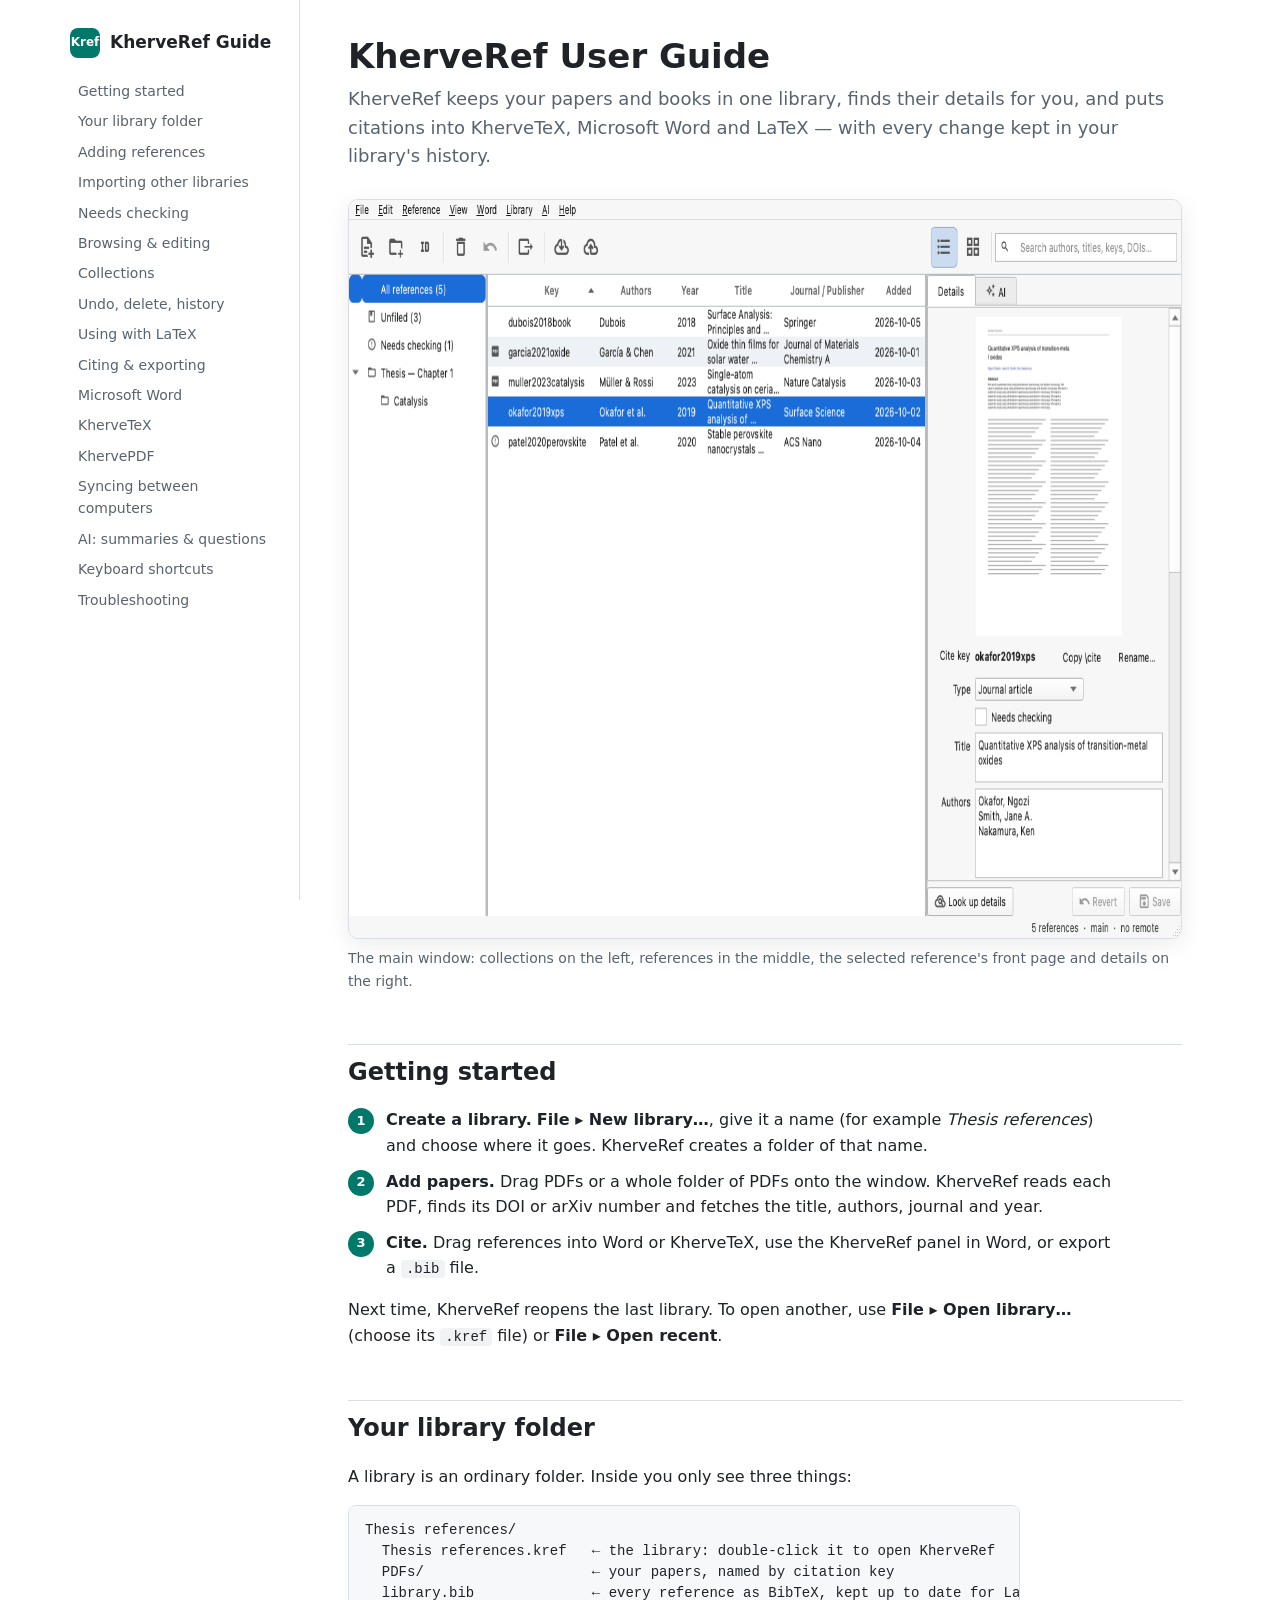
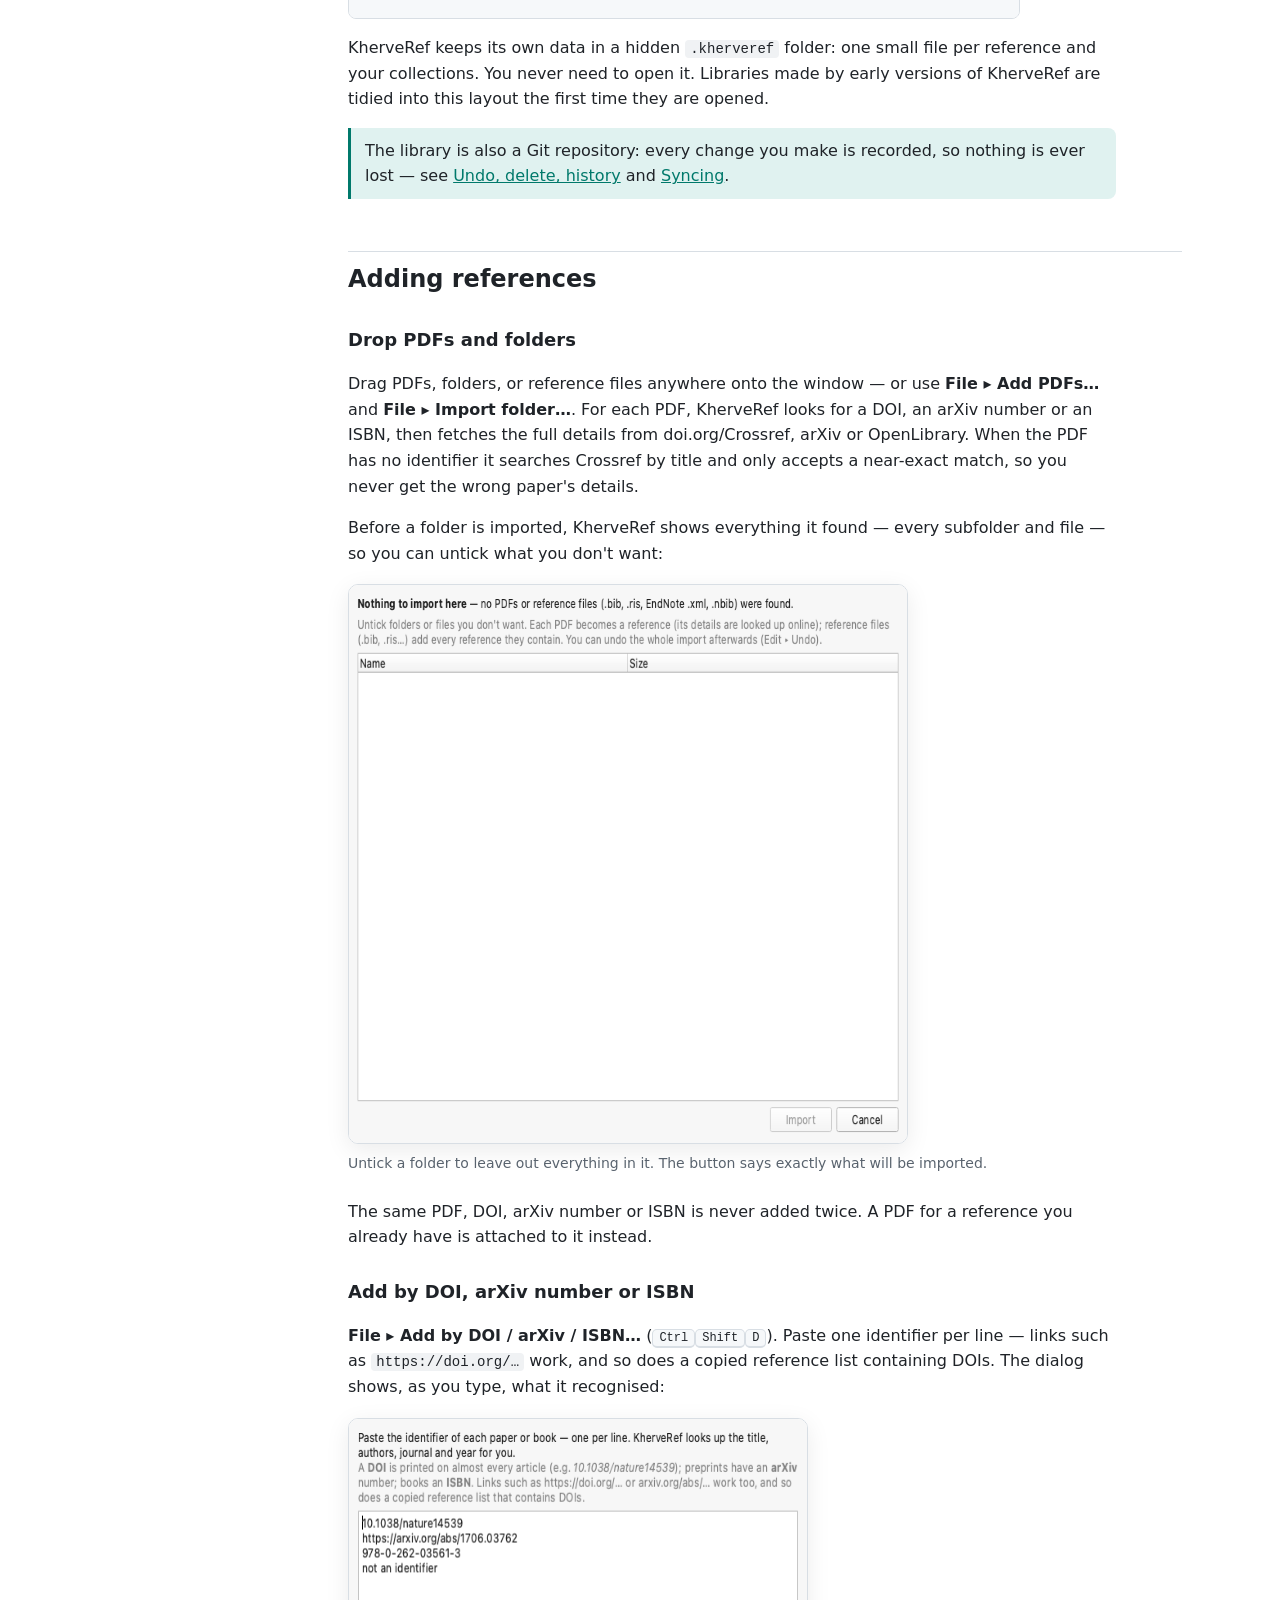
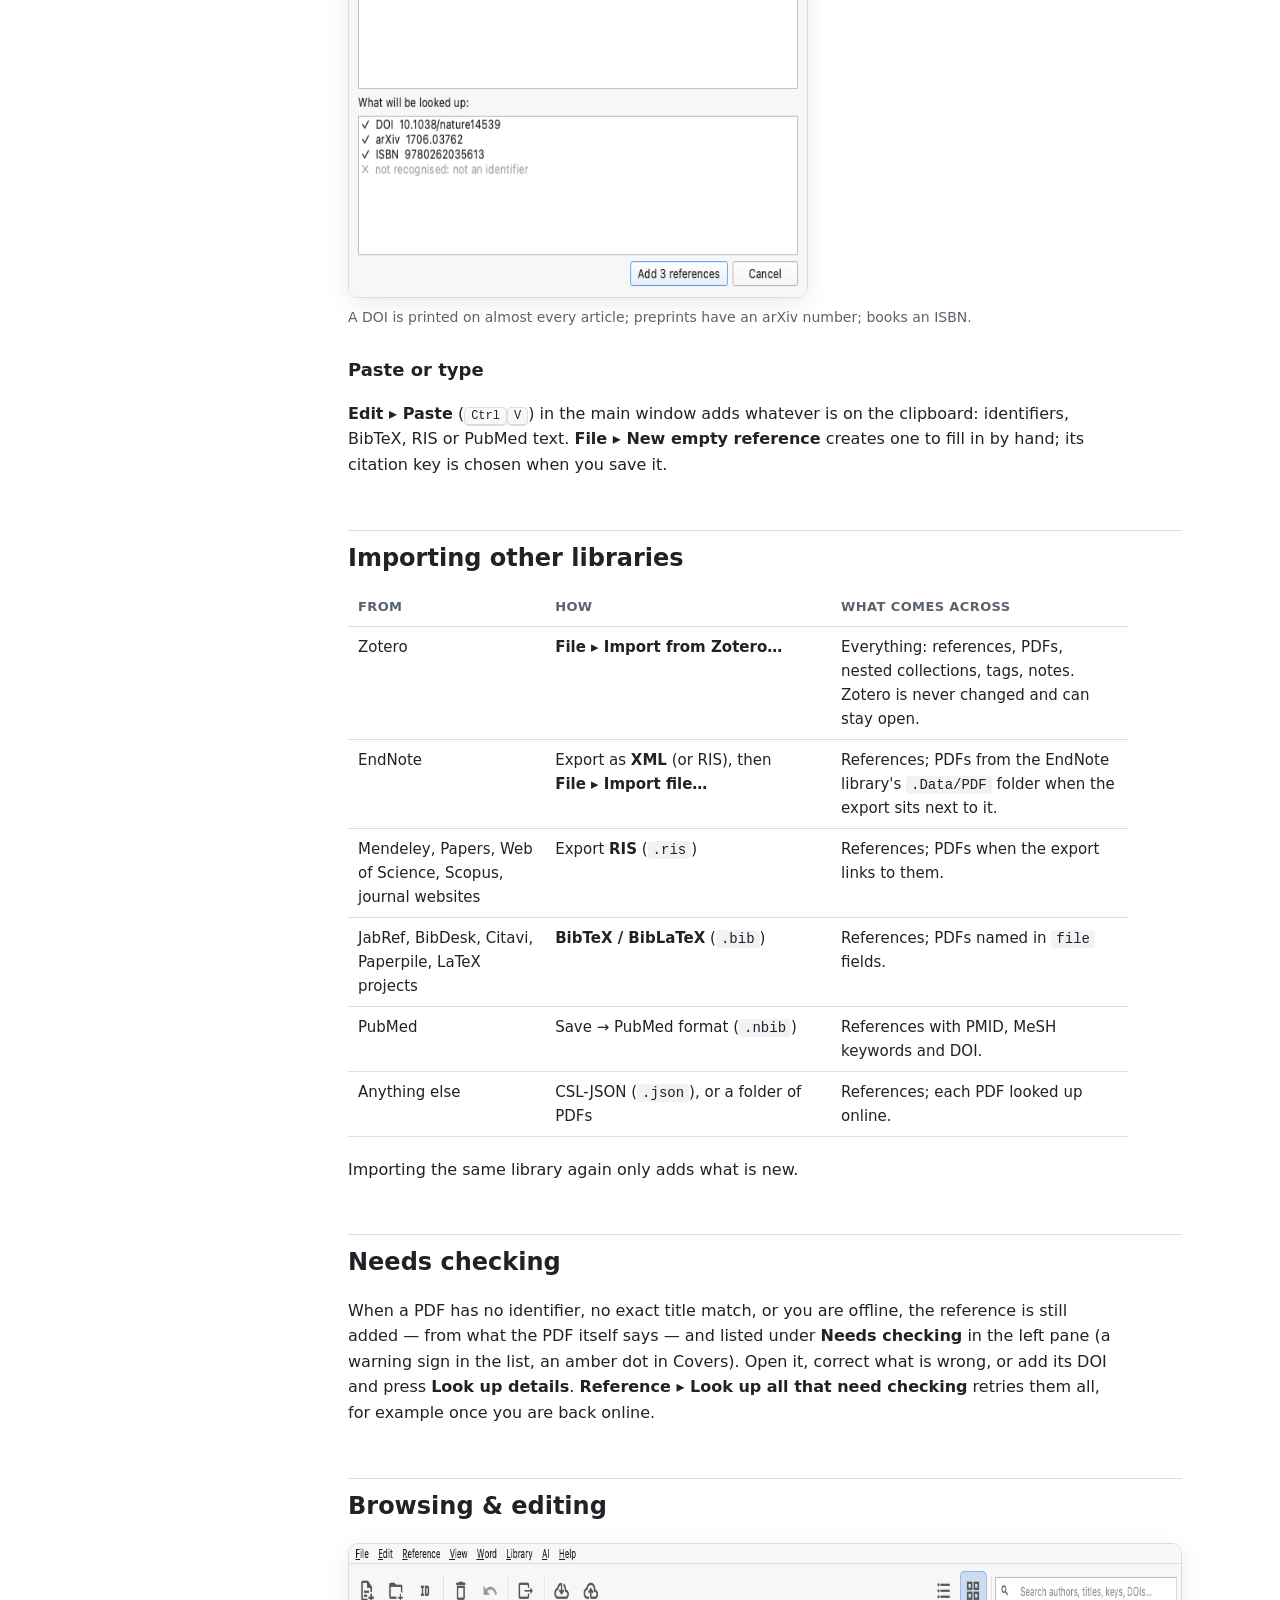
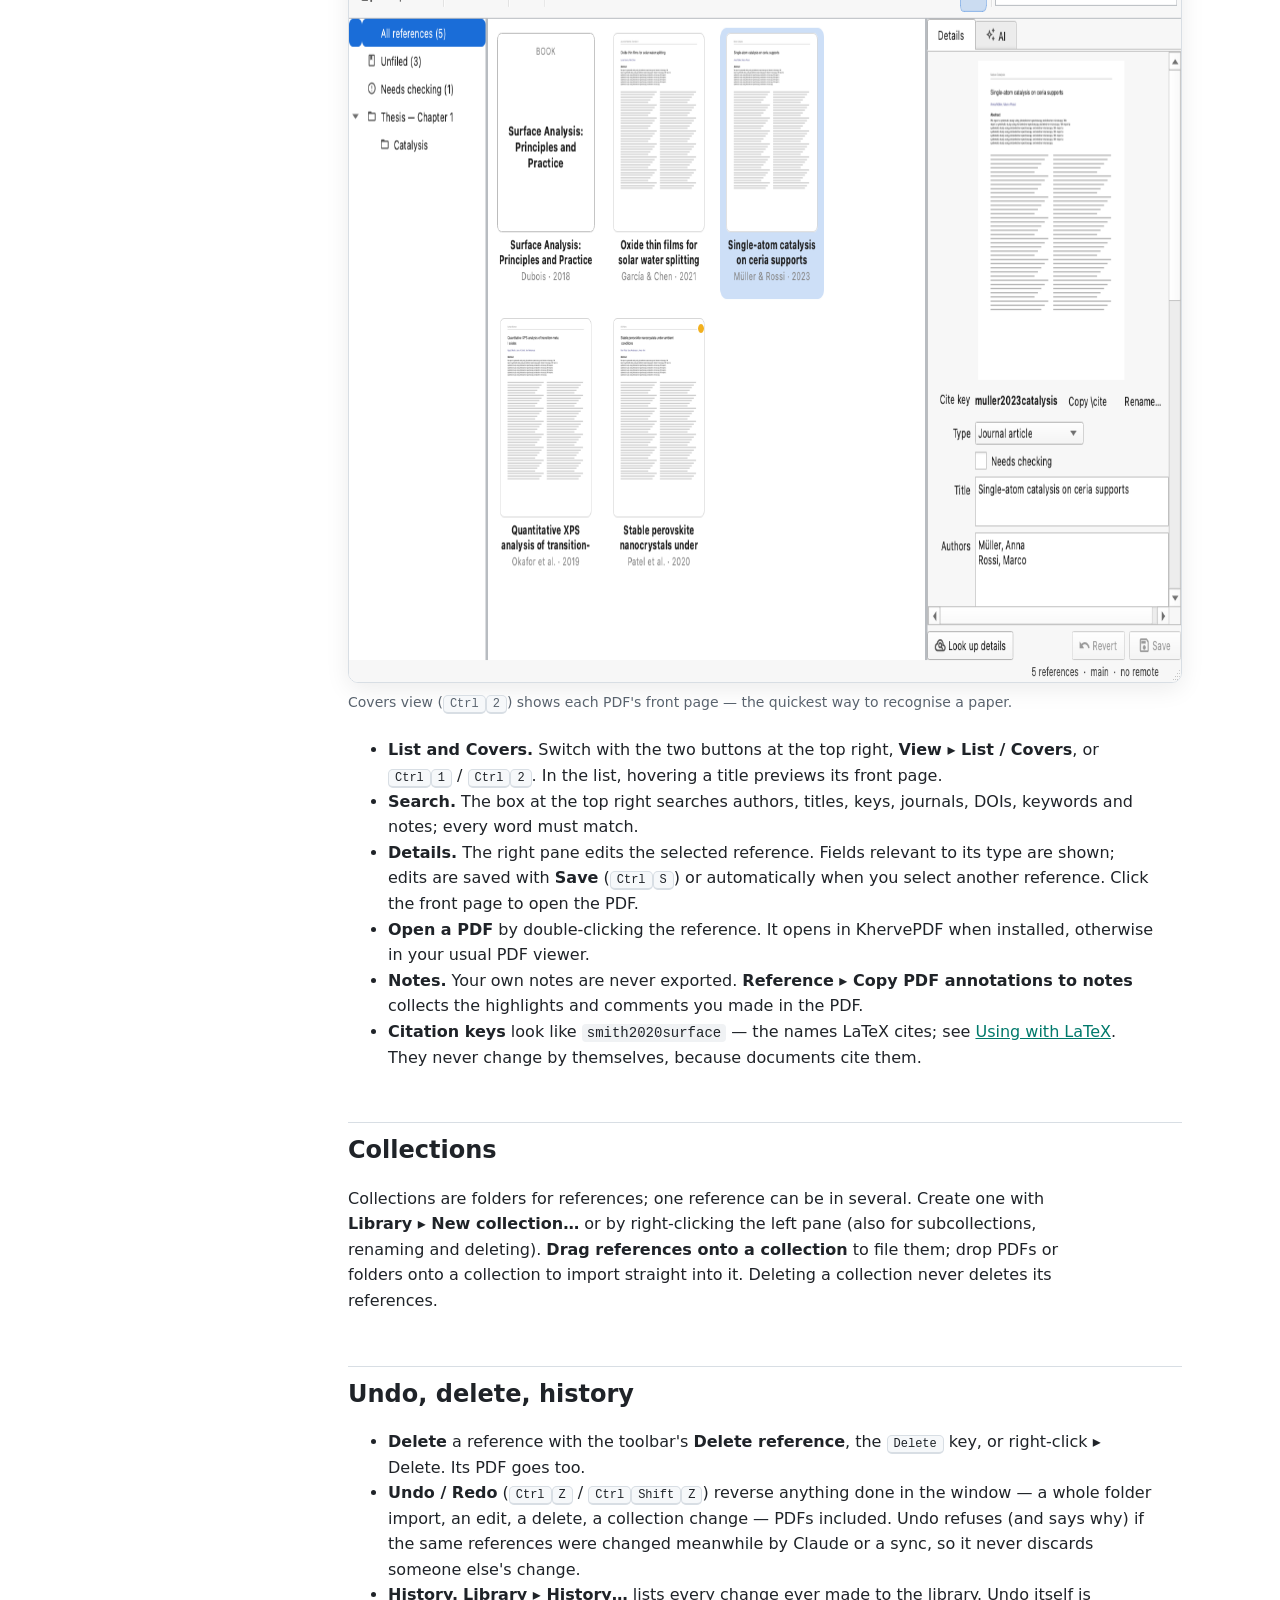
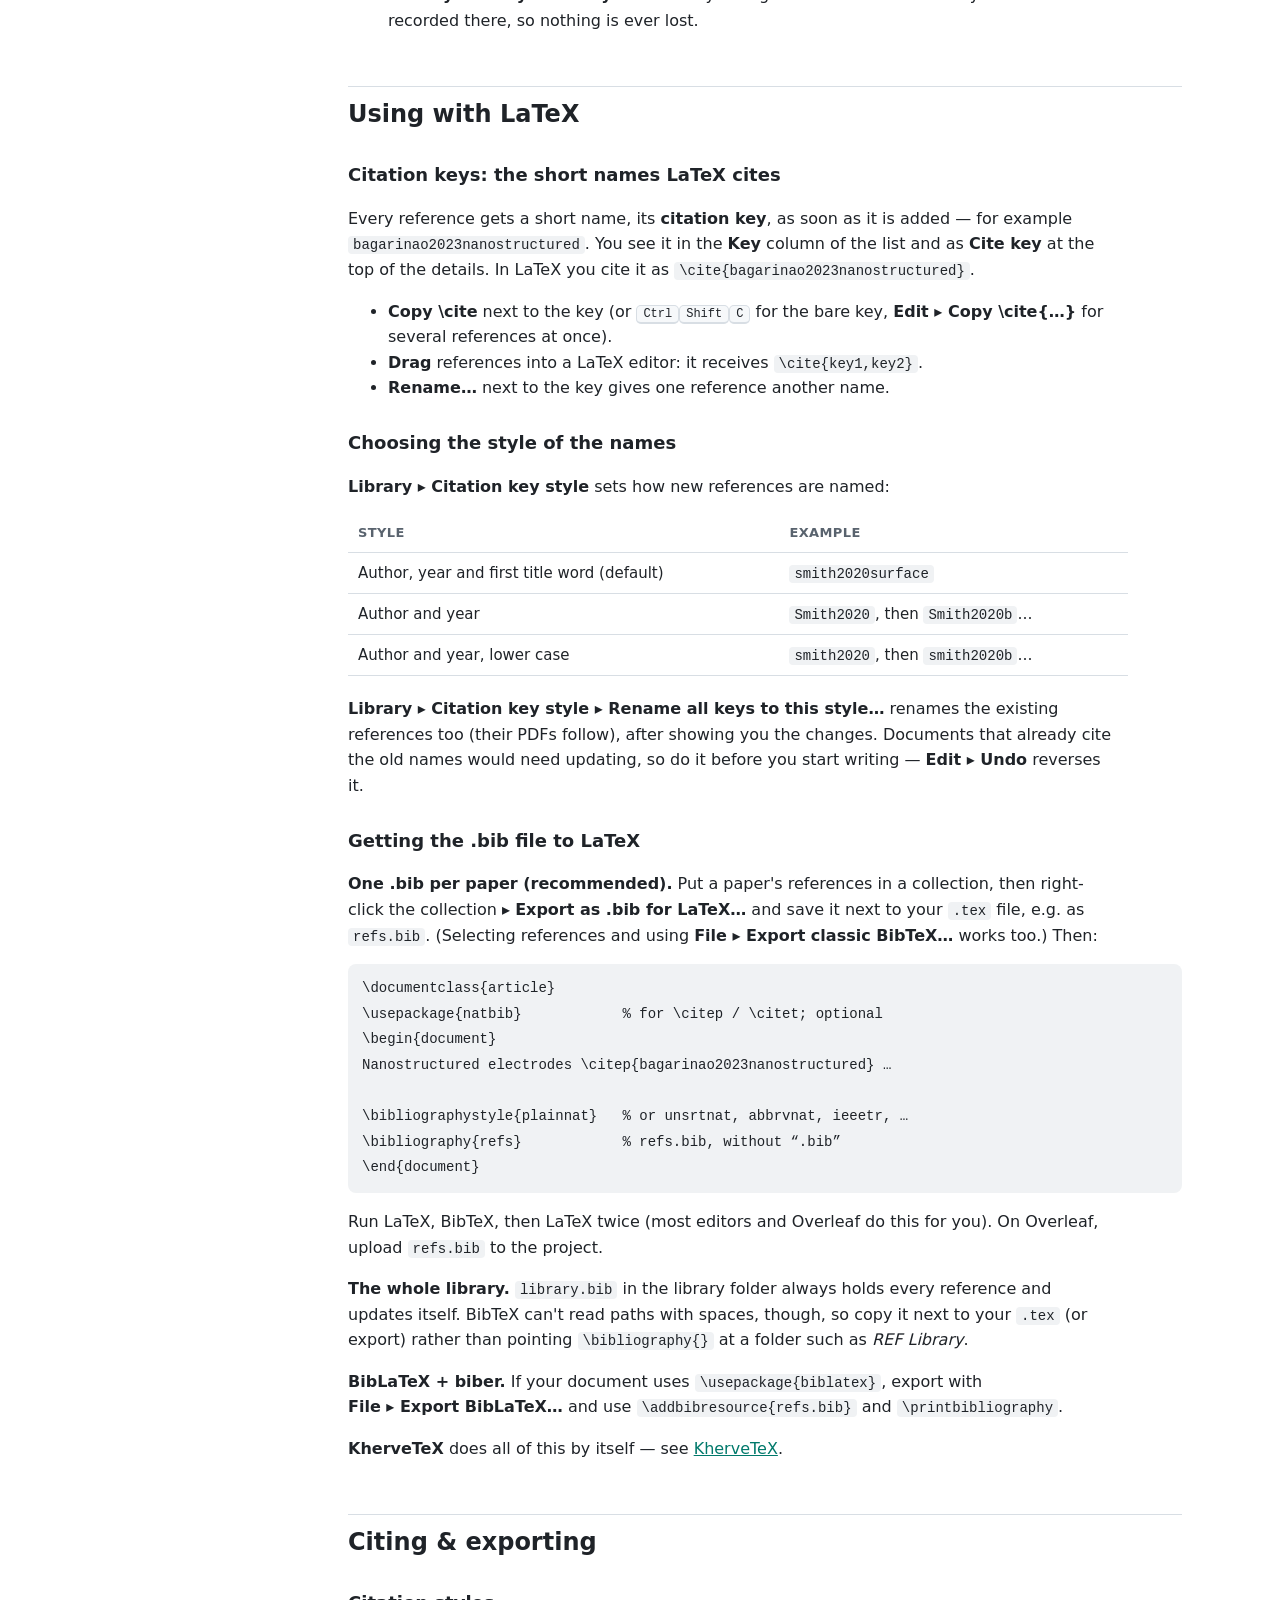
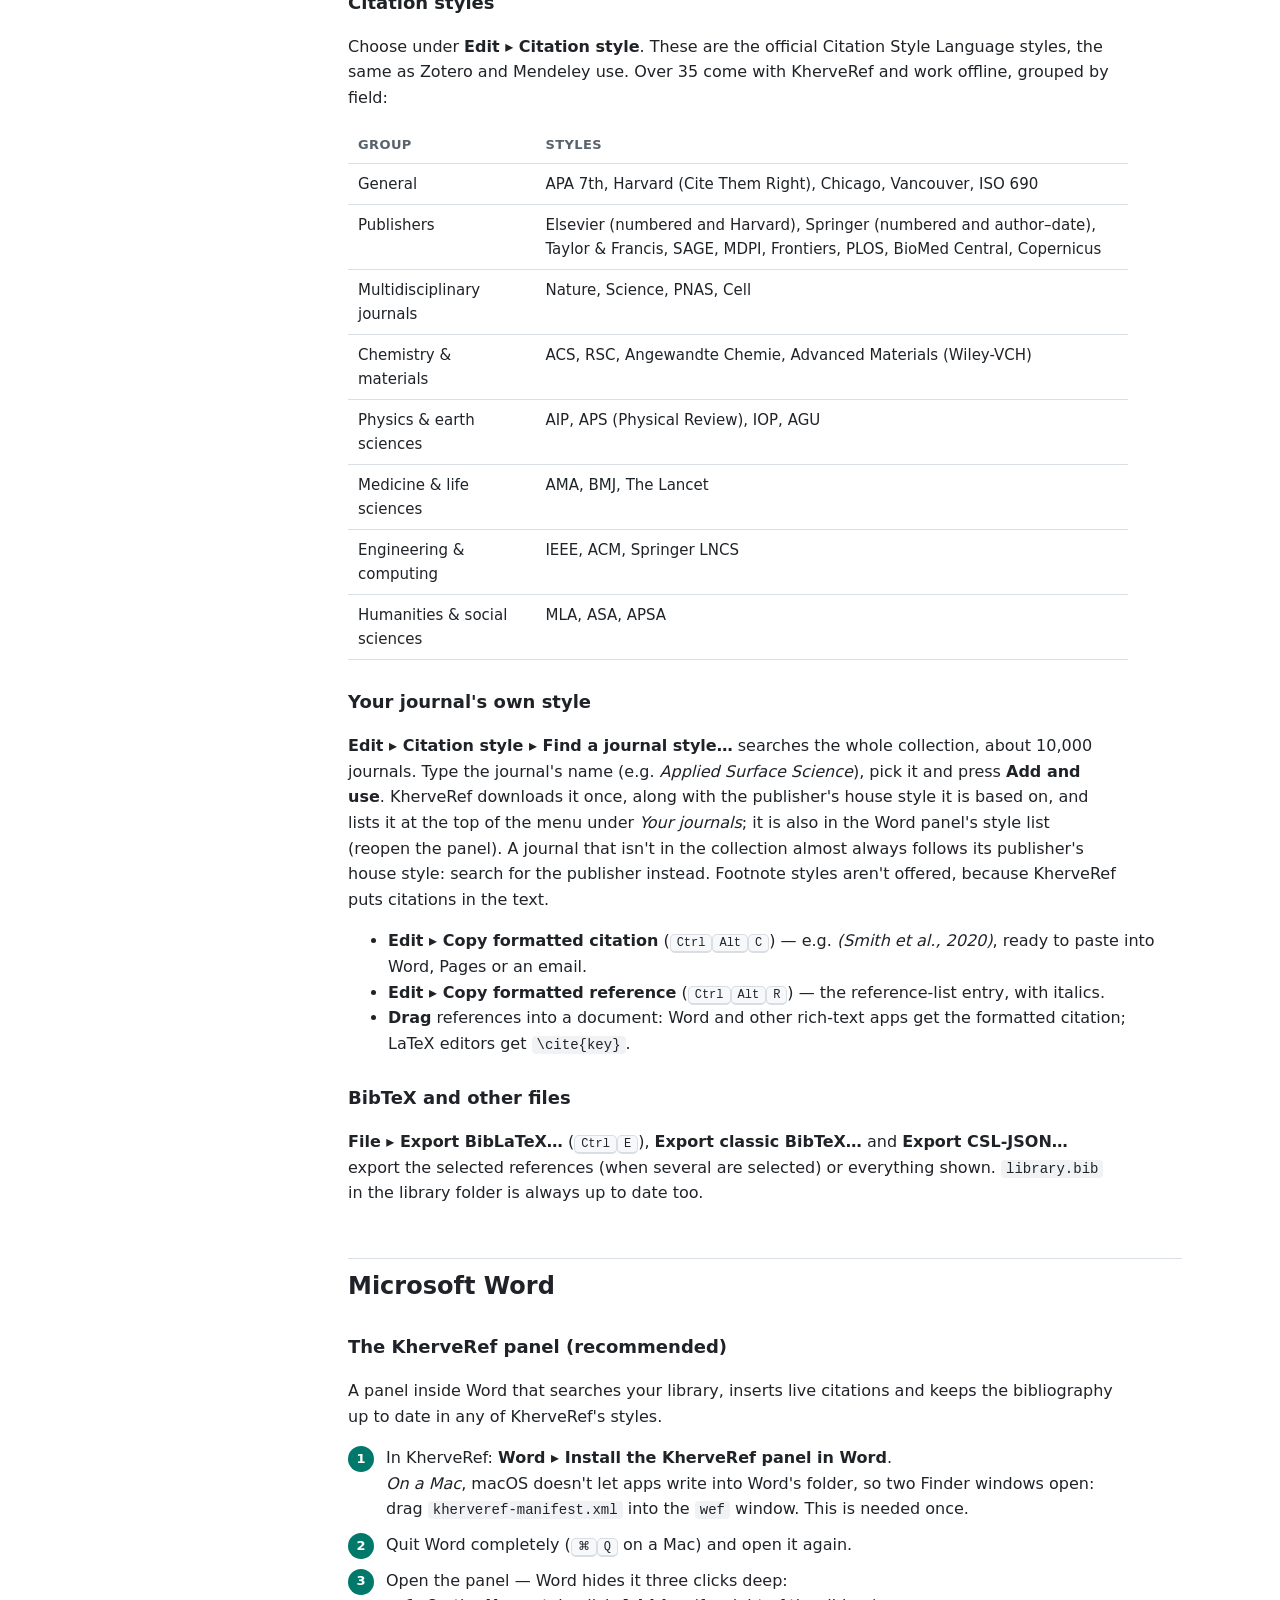
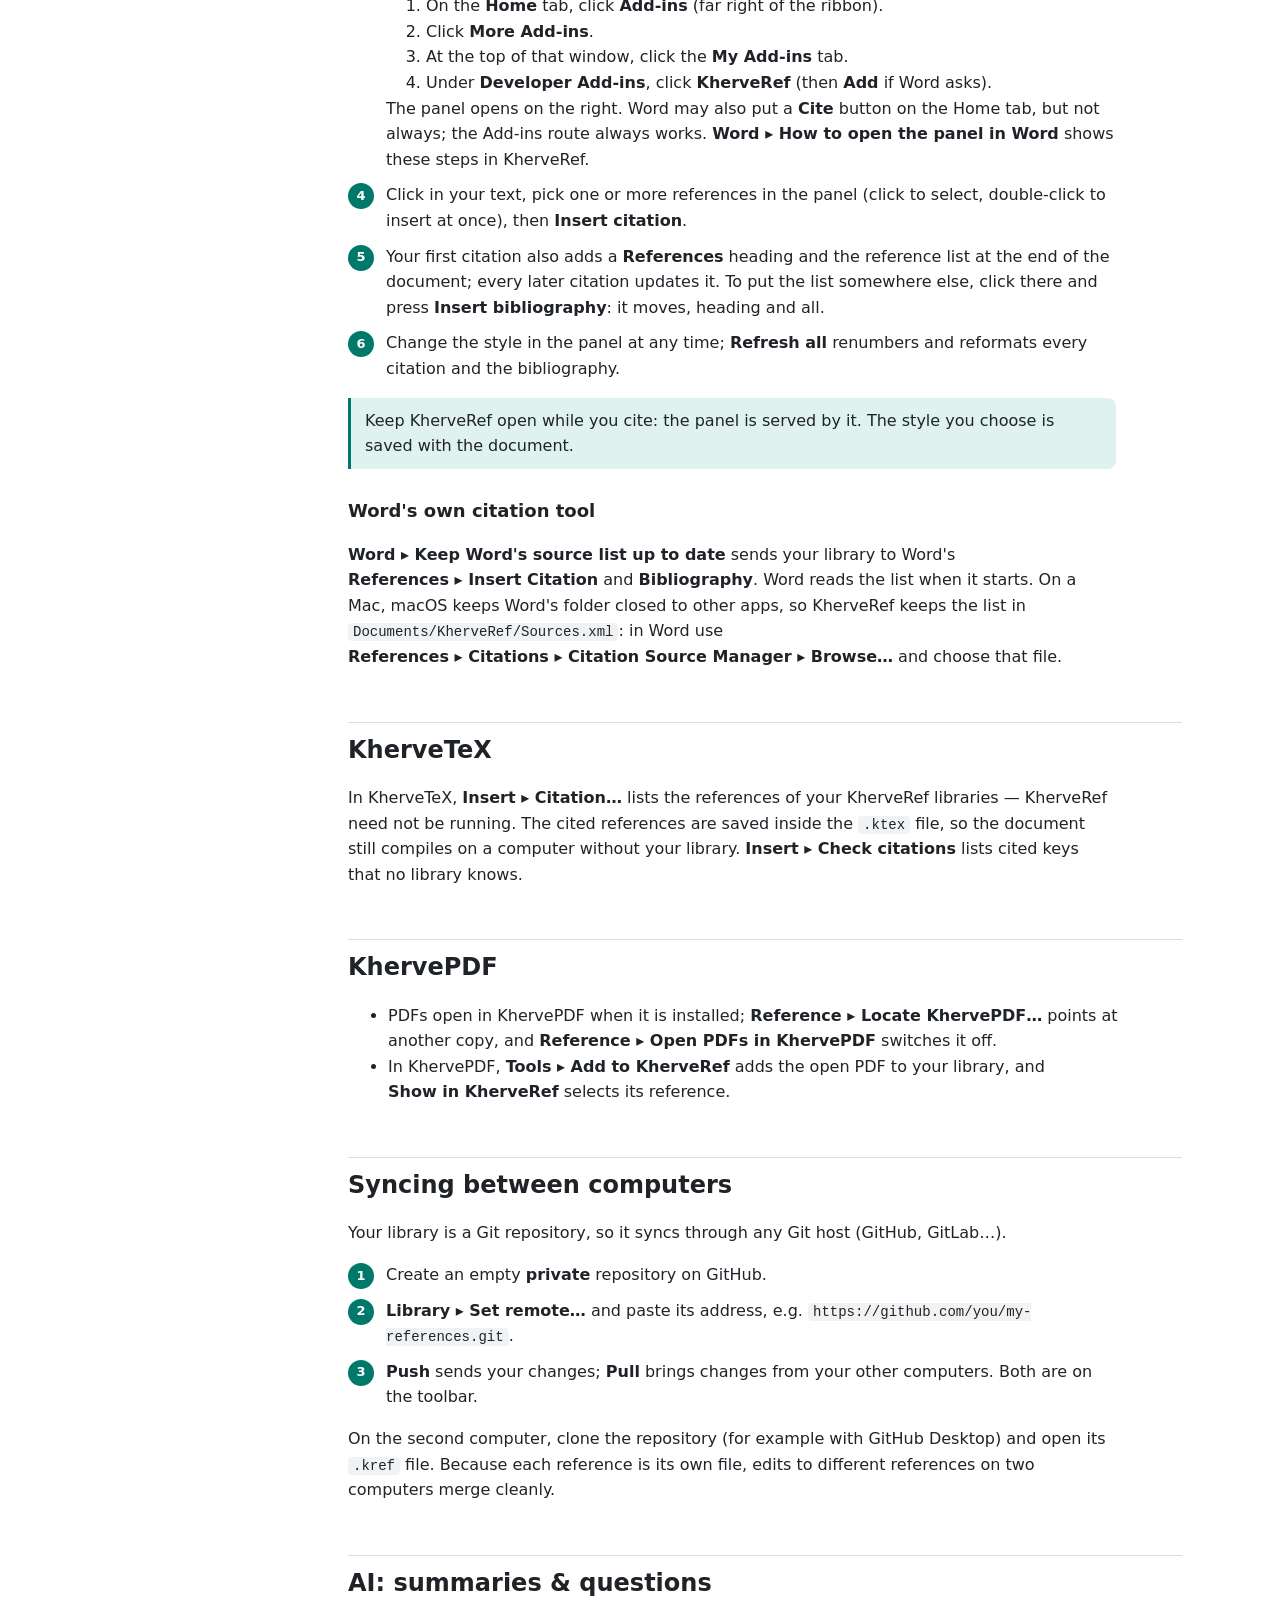
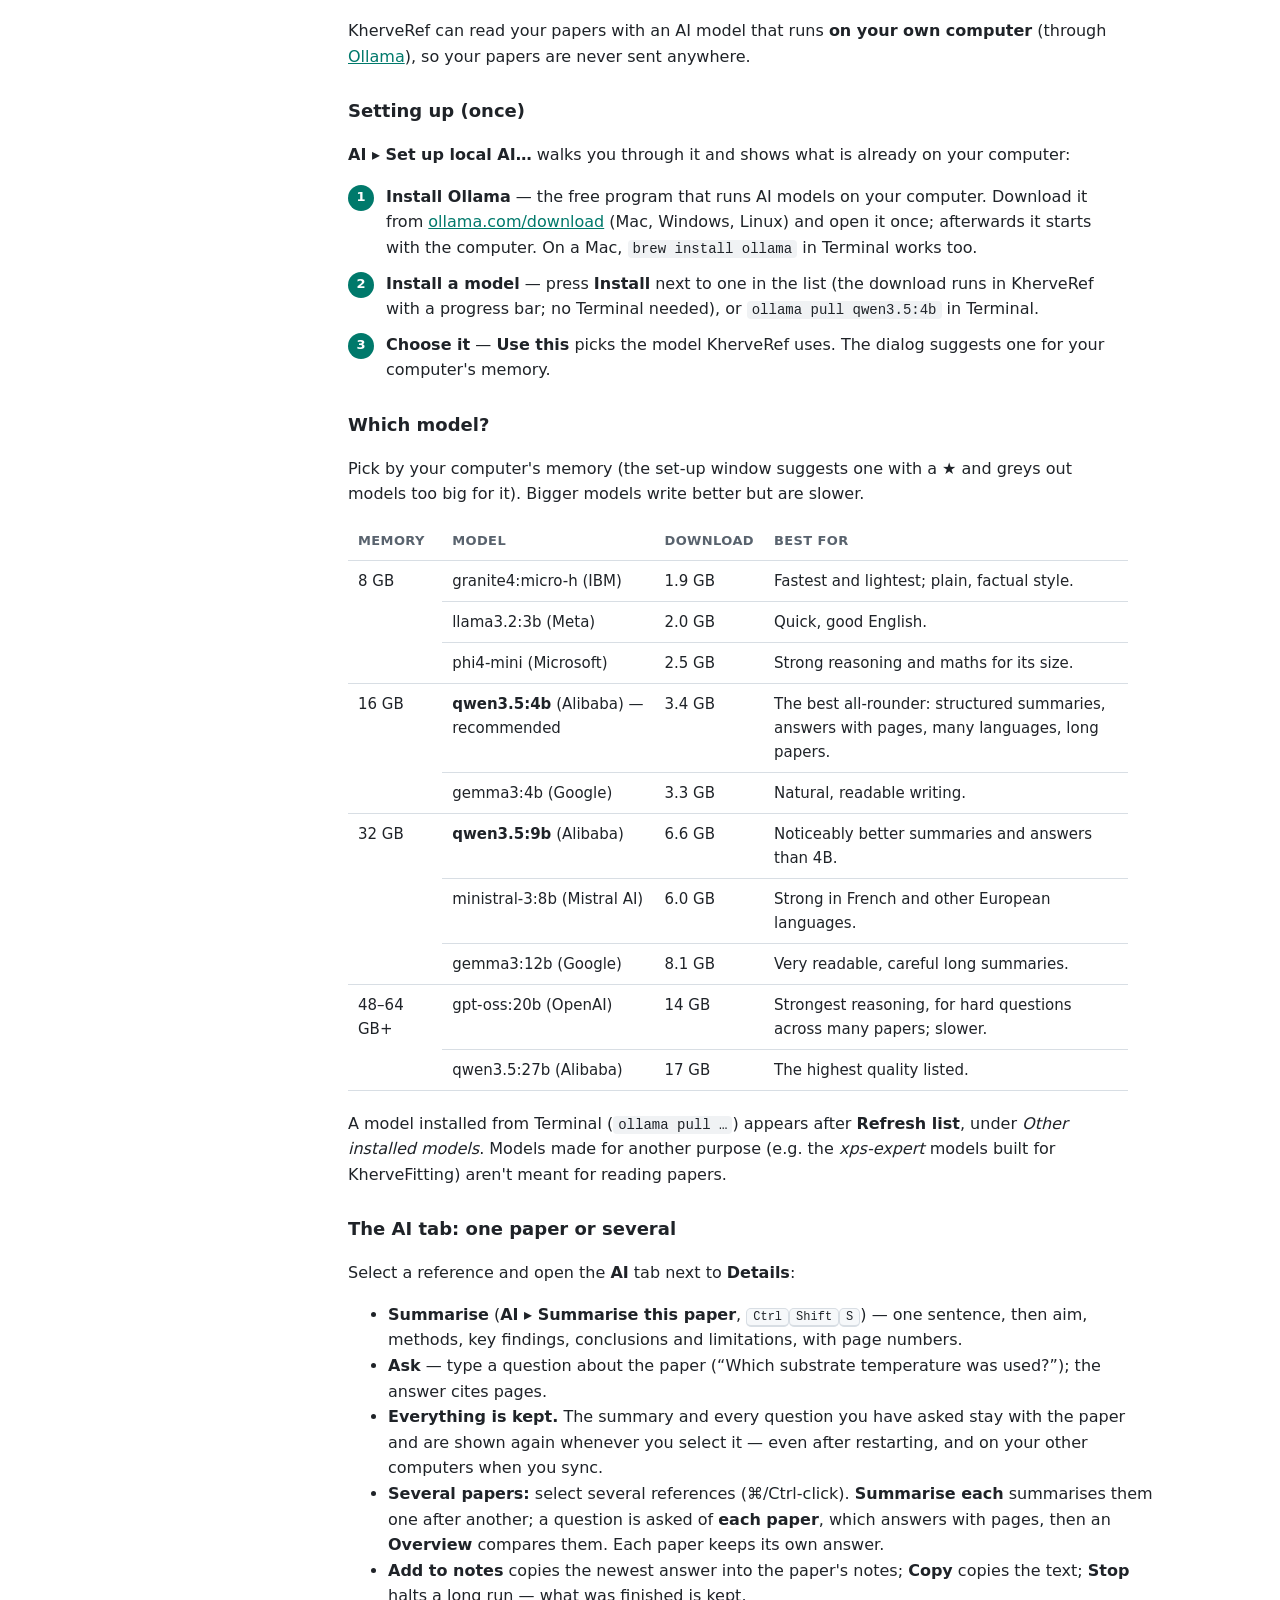
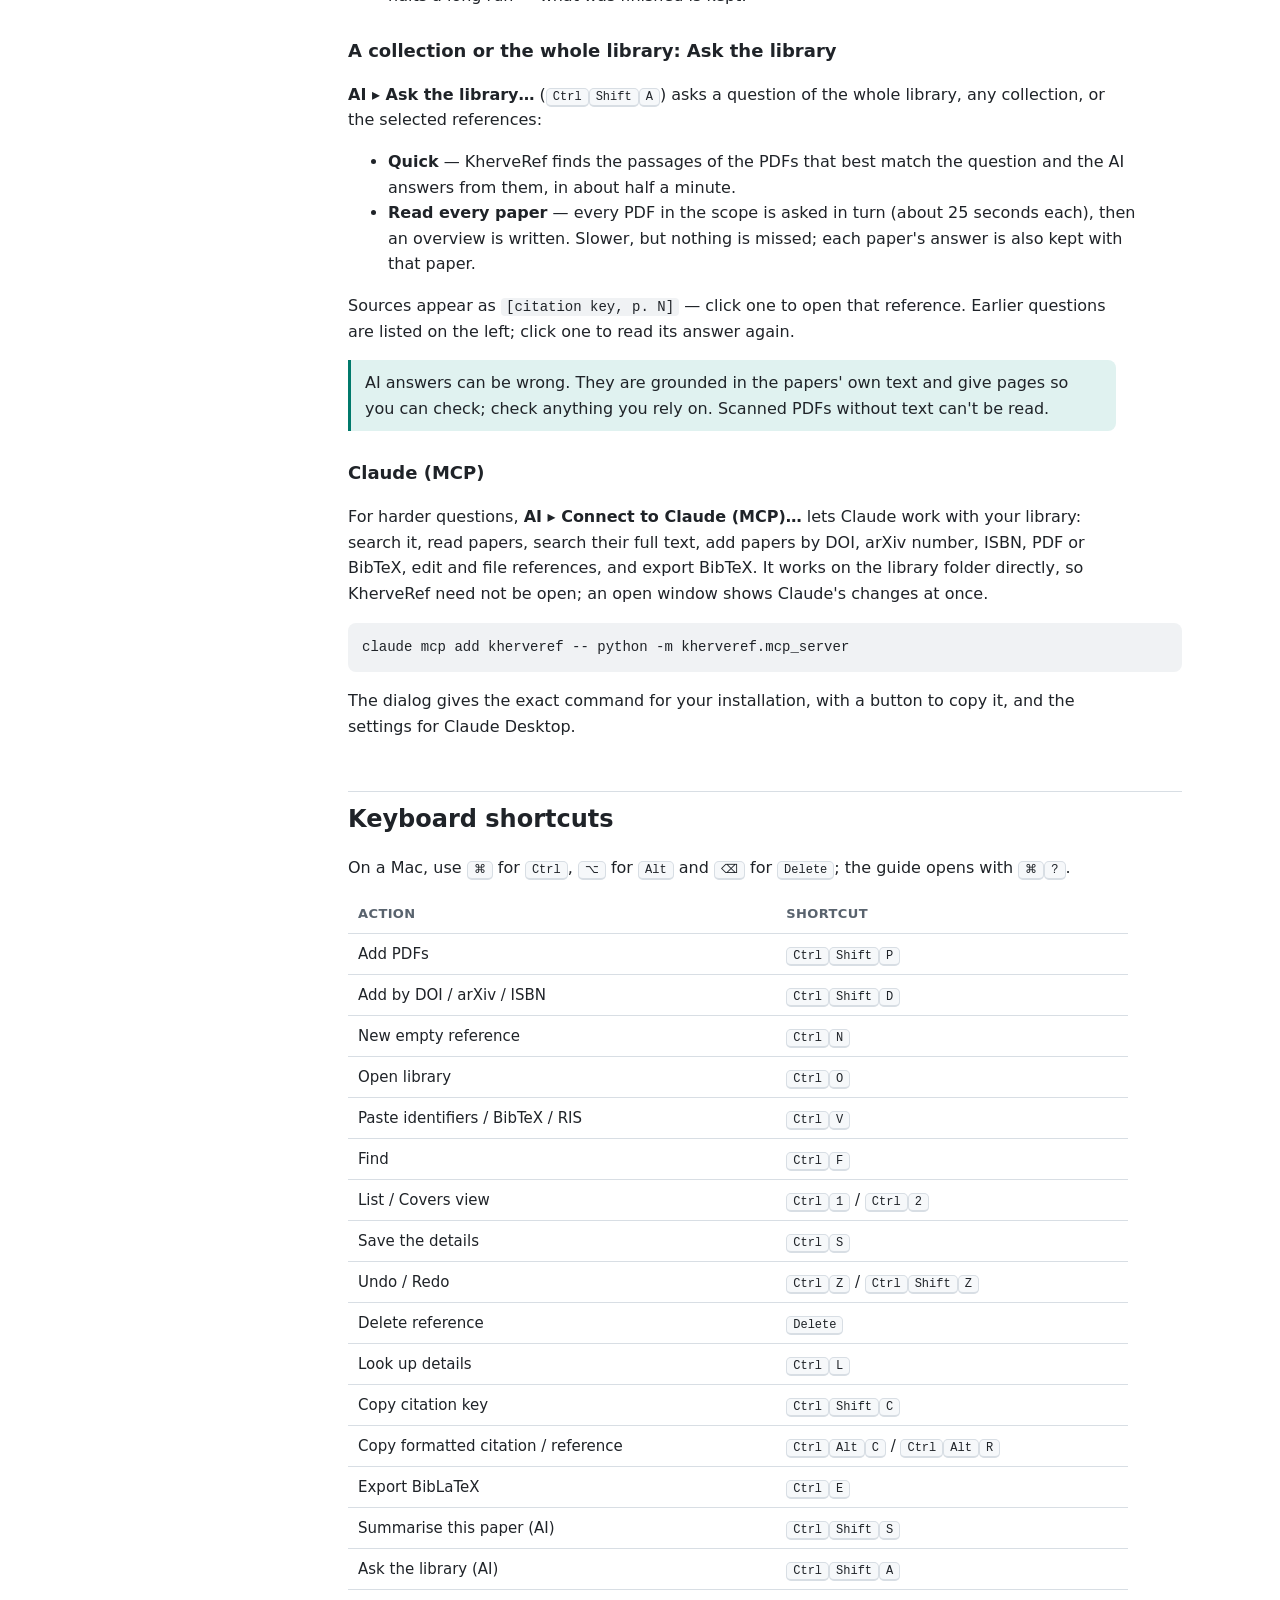
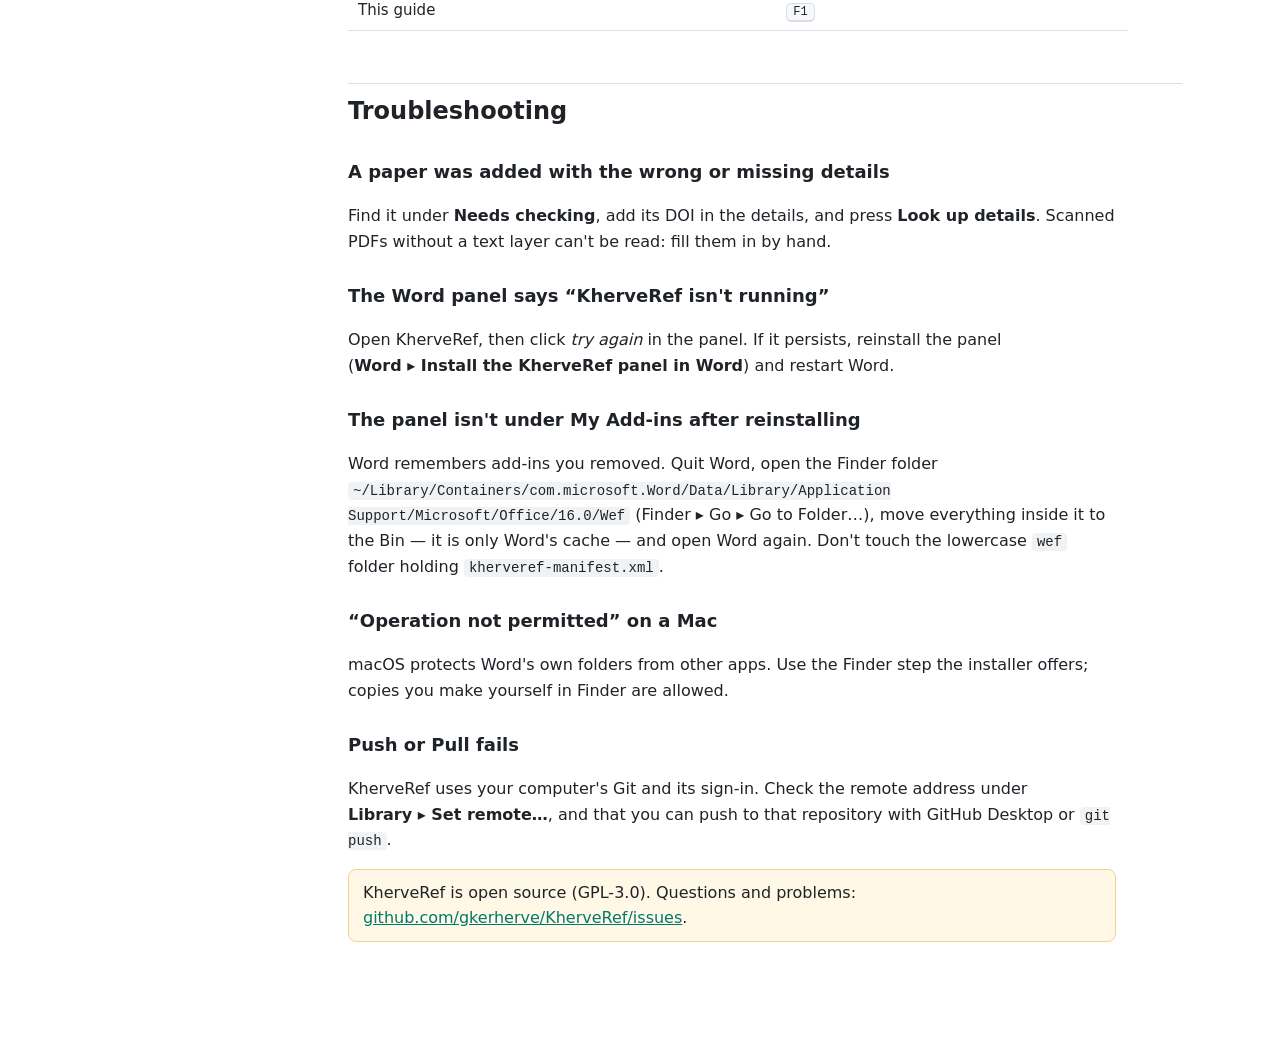
<file: docs/guide/index.html>
<!doctype html>
<html lang="en">
<head>
<meta charset="utf-8">
<meta name="viewport" content="width=device-width, initial-scale=1">
<title>KherveRef User Guide</title>
<style>
  :root {
    --bg: #ffffff; --surface: #f6f8fa; --text: #1f2328; --muted: #59636e;
    --border: #d8dee4; --accent: #00796b; --accent-soft: #e0f2f0; --code: #f0f2f4;
    --warn-bg: #fff8e6; --warn-border: #f0d48a;
  }
  @media (prefers-color-scheme: dark) {
    :root:not([data-theme="light"]) {
      --bg: #15191e; --surface: #1c2228; --text: #e6edf3; --muted: #9aa5b1;
      --border: #30363d; --accent: #4db6ac; --accent-soft: #16302d; --code: #232a31;
      --warn-bg: #2d2614; --warn-border: #6b5a22;
    }
  }
  * { box-sizing: border-box; }
  html { scroll-behavior: smooth; }
  body { margin: 0; background: var(--bg); color: var(--text);
         font: 16px/1.6 -apple-system, "Segoe UI", system-ui, sans-serif; }
  .layout { display: grid; grid-template-columns: 250px minmax(0, 1fr); max-width: 1180px; margin: 0 auto; }
  nav { position: sticky; top: 0; align-self: start; height: 100vh; overflow: auto;
        padding: 28px 16px 28px 20px; border-right: 1px solid var(--border); font-size: 14px; }
  nav .brand { display: flex; gap: 10px; align-items: center; font-weight: 700; font-size: 17px;
               margin-bottom: 18px; color: var(--text); text-decoration: none; }
  nav .brand span { display: inline-grid; place-items: center; width: 30px; height: 30px; border-radius: 8px;
                    background: var(--accent); color: #fff; font-size: 12px; }
  nav ol { list-style: none; padding: 0; margin: 0; }
  nav li a { display: block; padding: 4px 8px; border-radius: 6px; color: var(--muted); text-decoration: none; }
  nav li a:hover { background: var(--surface); color: var(--text); }
  main { padding: 36px 48px 80px; min-width: 0; }
  h1 { font-size: 34px; line-height: 1.2; margin: 0 0 8px; }
  .lead { font-size: 18px; color: var(--muted); margin: 0 0 28px; max-width: 46em; }
  h2 { font-size: 24px; margin: 52px 0 12px; padding-top: 8px; border-top: 1px solid var(--border); }
  h3 { font-size: 18px; margin: 28px 0 8px; }
  p, li { max-width: 48em; }
  a { color: var(--accent); }
  kbd { font: 12px ui-monospace, SFMono-Regular, Menlo, monospace; padding: 1px 6px; border: 1px solid var(--border);
        border-bottom-width: 2px; border-radius: 5px; background: var(--surface); white-space: nowrap; }
  code { font: 14px ui-monospace, SFMono-Regular, Menlo, monospace; background: var(--code); padding: 1px 5px; border-radius: 4px; }
  pre { background: var(--code); padding: 12px 14px; border-radius: 8px; overflow-x: auto; }
  pre code { background: none; padding: 0; }
  .menu { font-weight: 600; white-space: nowrap; }
  figure { margin: 18px 0 24px; }
  figure img { max-width: 100%; border: 1px solid var(--border); border-radius: 10px;
               box-shadow: 0 6px 24px rgba(0,0,0,.08); display: block; }
  figcaption { color: var(--muted); font-size: 14px; margin-top: 8px; }
  table { border-collapse: collapse; width: 100%; max-width: 52em; margin: 12px 0 20px; font-size: 15px; }
  th, td { text-align: left; padding: 8px 10px; border-bottom: 1px solid var(--border); vertical-align: top; }
  th { color: var(--muted); font-weight: 600; font-size: 13px; text-transform: uppercase; letter-spacing: .03em; }
  .note { background: var(--accent-soft); border-left: 3px solid var(--accent); padding: 10px 14px;
          border-radius: 0 8px 8px 0; margin: 16px 0; max-width: 48em; }
  .warn { background: var(--warn-bg); border: 1px solid var(--warn-border); padding: 10px 14px; border-radius: 8px;
          margin: 16px 0; max-width: 48em; }
  .tree { font: 14px/1.5 ui-monospace, SFMono-Regular, Menlo, monospace; background: var(--surface); padding: 14px 16px;
          border-radius: 8px; border: 1px solid var(--border); max-width: 48em; white-space: pre; overflow-x: auto; }
  .steps { counter-reset: s; list-style: none; padding: 0; }
  .steps > li { counter-increment: s; position: relative; padding-left: 38px; margin: 10px 0; }
  .steps > li::before { content: counter(s); position: absolute; left: 0; top: 1px; width: 26px; height: 26px;
                        border-radius: 50%; background: var(--accent); color: #fff; display: grid; place-items: center;
                        font-size: 13px; font-weight: 700; }
  @media (max-width: 860px) {
    .layout { grid-template-columns: 1fr; }
    nav { position: static; height: auto; border-right: none; border-bottom: 1px solid var(--border); padding: 16px; }
    nav ol { columns: 2; }
    main { padding: 24px 16px 60px; }
  }
</style>
</head>
<body>
<div class="layout">
<nav aria-label="Contents">
  <a class="brand" href="#top"><span>Kref</span> KherveRef Guide</a>
  <ol>
    <li><a href="#start">Getting started</a></li>
    <li><a href="#library">Your library folder</a></li>
    <li><a href="#adding">Adding references</a></li>
    <li><a href="#importing">Importing other libraries</a></li>
    <li><a href="#checking">Needs checking</a></li>
    <li><a href="#browsing">Browsing &amp; editing</a></li>
    <li><a href="#collections">Collections</a></li>
    <li><a href="#undo">Undo, delete, history</a></li>
    <li><a href="#latex">Using with LaTeX</a></li>
    <li><a href="#export">Citing &amp; exporting</a></li>
    <li><a href="#word">Microsoft Word</a></li>
    <li><a href="#khervetex">KherveTeX</a></li>
    <li><a href="#khervepdf">KhervePDF</a></li>
    <li><a href="#sync">Syncing between computers</a></li>
    <li><a href="#ai">AI: summaries &amp; questions</a></li>
    <li><a href="#keys">Keyboard shortcuts</a></li>
    <li><a href="#trouble">Troubleshooting</a></li>
  </ol>
</nav>

<main id="top">
<h1>KherveRef User Guide</h1>
<p class="lead">KherveRef keeps your papers and books in one library, finds their details for you,
and puts citations into KherveTeX, Microsoft Word and LaTeX — with every change kept in your
library's history.</p>

<figure>
  <img src="img/main-list.png" alt="KherveRef main window in List view: collections on the left, the reference table in the middle, and the selected paper's front page and details on the right" width="1280" height="740">
  <figcaption>The main window: collections on the left, references in the middle, the selected
  reference's front page and details on the right.</figcaption>
</figure>

<h2 id="start">Getting started</h2>
<ol class="steps">
  <li><b>Create a library.</b> <span class="menu">File ▸ New library…</span>, give it a name
    (for example <i>Thesis references</i>) and choose where it goes. KherveRef creates a folder of
    that name.</li>
  <li><b>Add papers.</b> Drag PDFs or a whole folder of PDFs onto the window. KherveRef reads each
    PDF, finds its DOI or arXiv number and fetches the title, authors, journal and year.</li>
  <li><b>Cite.</b> Drag references into Word or KherveTeX, use the KherveRef panel in Word, or
    export a <code>.bib</code> file.</li>
</ol>
<p>Next time, KherveRef reopens the last library. To open another, use
<span class="menu">File ▸ Open library…</span> (choose its <code>.kref</code> file) or
<span class="menu">File ▸ Open recent</span>.</p>

<h2 id="library">Your library folder</h2>
<p>A library is an ordinary folder. Inside you only see three things:</p>
<div class="tree">Thesis references/
  Thesis references.kref   ← the library: double-click it to open KherveRef
  PDFs/                    ← your papers, named by citation key
  library.bib              ← every reference as BibTeX, kept up to date for LaTeX</div>
<p>KherveRef keeps its own data in a hidden <code>.kherveref</code> folder: one small file per
reference and your collections. You never need to open it. Libraries made by early versions of
KherveRef are tidied into this layout the first time they are opened.</p>
<div class="note">The library is also a Git repository: every change you make is recorded, so
nothing is ever lost — see <a href="#undo">Undo, delete, history</a> and
<a href="#sync">Syncing</a>.</div>

<h2 id="adding">Adding references</h2>
<h3>Drop PDFs and folders</h3>
<p>Drag PDFs, folders, or reference files anywhere onto the window — or use
<span class="menu">File ▸ Add PDFs…</span> and <span class="menu">File ▸ Import folder…</span>.
For each PDF, KherveRef looks for a DOI, an arXiv number or an ISBN, then fetches the full details
from doi.org/Crossref, arXiv or OpenLibrary. When the PDF has no identifier it searches Crossref
by title and only accepts a near-exact match, so you never get the wrong paper's details.</p>
<p>Before a folder is imported, KherveRef shows everything it found — every subfolder and file — so
you can untick what you don't want:</p>
<figure>
  <img src="img/import-preview.png" alt="Import preview listing a folder with subfolders and files, each with a checkbox, and an Import button saying how many files will be imported" width="720" height="560" style="max-width:560px">
  <figcaption>Untick a folder to leave out everything in it. The button says exactly what will be imported.</figcaption>
</figure>
<p>The same PDF, DOI, arXiv number or ISBN is never added twice. A PDF for a reference you already
have is attached to it instead.</p>

<h3>Add by DOI, arXiv number or ISBN</h3>
<p><span class="menu">File ▸ Add by DOI / arXiv / ISBN…</span> (<kbd>Ctrl</kbd><kbd>Shift</kbd><kbd>D</kbd>).
Paste one identifier per line — links such as <code>https://doi.org/…</code> work, and so does a
copied reference list containing DOIs. The dialog shows, as you type, what it recognised:</p>
<figure>
  <img src="img/add-identifier.png" alt="Add by identifier dialog: pasted identifiers with a list below marking each as a recognised DOI, arXiv number or ISBN, or as not recognised" width="560" height="480" style="max-width:460px">
  <figcaption>A DOI is printed on almost every article; preprints have an arXiv number; books an ISBN.</figcaption>
</figure>

<h3>Paste or type</h3>
<p><span class="menu">Edit ▸ Paste</span> (<kbd>Ctrl</kbd><kbd>V</kbd>) in the main window adds
whatever is on the clipboard: identifiers, BibTeX, RIS or PubMed text. <span class="menu">File ▸ New
empty reference</span> creates one to fill in by hand; its citation key is chosen when you save it.</p>

<h2 id="importing">Importing other libraries</h2>
<table>
  <thead><tr><th>From</th><th>How</th><th>What comes across</th></tr></thead>
  <tbody>
    <tr><td>Zotero</td><td><span class="menu">File ▸ Import from Zotero…</span></td><td>Everything: references, PDFs, nested collections, tags, notes. Zotero is never changed and can stay open.</td></tr>
    <tr><td>EndNote</td><td>Export as <b>XML</b> (or RIS), then <span class="menu">File ▸ Import file…</span></td><td>References; PDFs from the EndNote library's <code>.Data/PDF</code> folder when the export sits next to it.</td></tr>
    <tr><td>Mendeley, Papers, Web of Science, Scopus, journal websites</td><td>Export <b>RIS</b> (<code>.ris</code>)</td><td>References; PDFs when the export links to them.</td></tr>
    <tr><td>JabRef, BibDesk, Citavi, Paperpile, LaTeX projects</td><td><b>BibTeX / BibLaTeX</b> (<code>.bib</code>)</td><td>References; PDFs named in <code>file</code> fields.</td></tr>
    <tr><td>PubMed</td><td>Save → PubMed format (<code>.nbib</code>)</td><td>References with PMID, MeSH keywords and DOI.</td></tr>
    <tr><td>Anything else</td><td>CSL-JSON (<code>.json</code>), or a folder of PDFs</td><td>References; each PDF looked up online.</td></tr>
  </tbody>
</table>
<p>Importing the same library again only adds what is new.</p>

<h2 id="checking">Needs checking</h2>
<p>When a PDF has no identifier, no exact title match, or you are offline, the reference is still
added — from what the PDF itself says — and listed under <b>Needs checking</b> in the left pane
(a warning sign in the list, an amber dot in Covers). Open it, correct what is wrong, or add its
DOI and press <b>Look up details</b>. <span class="menu">Reference ▸ Look up all that need
checking</span> retries them all, for example once you are back online.</p>

<h2 id="browsing">Browsing &amp; editing</h2>
<figure>
  <img src="img/main-covers.png" alt="Covers view: references shown as a grid of their PDFs' front pages with title, authors and year" width="1280" height="740">
  <figcaption>Covers view (<kbd>Ctrl</kbd><kbd>2</kbd>) shows each PDF's front page — the quickest way to recognise a paper.</figcaption>
</figure>
<ul>
  <li><b>List and Covers.</b> Switch with the two buttons at the top right, <span class="menu">View ▸ List / Covers</span>, or <kbd>Ctrl</kbd><kbd>1</kbd> / <kbd>Ctrl</kbd><kbd>2</kbd>. In the list, hovering a title previews its front page.</li>
  <li><b>Search.</b> The box at the top right searches authors, titles, keys, journals, DOIs, keywords and notes; every word must match.</li>
  <li><b>Details.</b> The right pane edits the selected reference. Fields relevant to its type are shown; edits are saved with <b>Save</b> (<kbd>Ctrl</kbd><kbd>S</kbd>) or automatically when you select another reference. Click the front page to open the PDF.</li>
  <li><b>Open a PDF</b> by double-clicking the reference. It opens in KhervePDF when installed, otherwise in your usual PDF viewer.</li>
  <li><b>Notes.</b> Your own notes are never exported. <span class="menu">Reference ▸ Copy PDF annotations to notes</span> collects the highlights and comments you made in the PDF.</li>
  <li><b>Citation keys</b> look like <code>smith2020surface</code> — the names LaTeX cites; see <a href="#latex">Using with LaTeX</a>. They never change by themselves, because documents cite them.</li>
</ul>

<h2 id="collections">Collections</h2>
<p>Collections are folders for references; one reference can be in several. Create one with
<span class="menu">Library ▸ New collection…</span> or by right-clicking the left pane (also for
subcollections, renaming and deleting). <b>Drag references onto a collection</b> to file them;
drop PDFs or folders onto a collection to import straight into it. Deleting a collection never
deletes its references.</p>

<h2 id="undo">Undo, delete, history</h2>
<ul>
  <li><b>Delete</b> a reference with the toolbar's <b>Delete reference</b>, the <kbd>Delete</kbd> key, or right-click ▸ Delete. Its PDF goes too.</li>
  <li><b>Undo / Redo</b> (<kbd>Ctrl</kbd><kbd>Z</kbd> / <kbd>Ctrl</kbd><kbd>Shift</kbd><kbd>Z</kbd>) reverse anything done in the window — a whole folder import, an edit, a delete, a collection change — PDFs included. Undo refuses (and says why) if the same references were changed meanwhile by Claude or a sync, so it never discards someone else's change.</li>
  <li><b>History.</b> <span class="menu">Library ▸ History…</span> lists every change ever made to the library. Undo itself is recorded there, so nothing is ever lost.</li>
</ul>

<h2 id="latex">Using with LaTeX</h2>
<h3>Citation keys: the short names LaTeX cites</h3>
<p>Every reference gets a short name, its <b>citation key</b>, as soon as it is added — for example
<code>bagarinao2023nanostructured</code>. You see it in the <b>Key</b> column of the list and as
<b>Cite key</b> at the top of the details. In LaTeX you cite it as
<code>\cite{bagarinao2023nanostructured}</code>.</p>
<ul>
  <li><b>Copy \cite</b> next to the key (or <kbd>Ctrl</kbd><kbd>Shift</kbd><kbd>C</kbd> for the bare key, <span class="menu">Edit ▸ Copy \cite{…}</span> for several references at once).</li>
  <li><b>Drag</b> references into a LaTeX editor: it receives <code>\cite{key1,key2}</code>.</li>
  <li><b>Rename…</b> next to the key gives one reference another name.</li>
</ul>
<h3>Choosing the style of the names</h3>
<p><span class="menu">Library ▸ Citation key style</span> sets how new references are named:</p>
<table>
  <thead><tr><th>Style</th><th>Example</th></tr></thead>
  <tbody>
    <tr><td>Author, year and first title word (default)</td><td><code>smith2020surface</code></td></tr>
    <tr><td>Author and year</td><td><code>Smith2020</code>, then <code>Smith2020b</code>…</td></tr>
    <tr><td>Author and year, lower case</td><td><code>smith2020</code>, then <code>smith2020b</code>…</td></tr>
  </tbody>
</table>
<p><span class="menu">Library ▸ Citation key style ▸ Rename all keys to this style…</span> renames the
existing references too (their PDFs follow), after showing you the changes. Documents that already
cite the old names would need updating, so do it before you start writing —
<span class="menu">Edit ▸ Undo</span> reverses it.</p>
<h3>Getting the .bib file to LaTeX</h3>
<p><b>One .bib per paper (recommended).</b> Put a paper's references in a collection, then
right-click the collection ▸ <b>Export as .bib for LaTeX…</b> and save it next to your
<code>.tex</code> file, e.g. as <code>refs.bib</code>. (Selecting references and using
<span class="menu">File ▸ Export classic BibTeX…</span> works too.) Then:</p>
<pre><code>\documentclass{article}
\usepackage{natbib}            % for \citep / \citet; optional
\begin{document}
Nanostructured electrodes \citep{bagarinao2023nanostructured} …

\bibliographystyle{plainnat}   % or unsrtnat, abbrvnat, ieeetr, …
\bibliography{refs}            % refs.bib, without “.bib”
\end{document}</code></pre>
<p>Run LaTeX, BibTeX, then LaTeX twice (most editors and Overleaf do this for you). On Overleaf,
upload <code>refs.bib</code> to the project.</p>
<p><b>The whole library.</b> <code>library.bib</code> in the library folder always holds every
reference and updates itself. BibTeX can't read paths with spaces, though, so copy it next to your
<code>.tex</code> (or export) rather than pointing <code>\bibliography{}</code> at a folder such as
<i>REF Library</i>.</p>
<p><b>BibLaTeX + biber.</b> If your document uses <code>\usepackage{biblatex}</code>, export with
<span class="menu">File ▸ Export BibLaTeX…</span> and use <code>\addbibresource{refs.bib}</code> and
<code>\printbibliography</code>.</p>
<p><b>KherveTeX</b> does all of this by itself — see <a href="#khervetex">KherveTeX</a>.</p>

<h2 id="export">Citing &amp; exporting</h2>
<h3>Citation styles</h3>
<p>Choose under <span class="menu">Edit ▸ Citation style</span>. These are the official Citation Style
Language styles, the same as Zotero and Mendeley use. Over 35 come with KherveRef and work offline,
grouped by field:</p>
<table>
  <thead><tr><th>Group</th><th>Styles</th></tr></thead>
  <tbody>
    <tr><td>General</td><td>APA 7th, Harvard (Cite Them Right), Chicago, Vancouver, ISO 690</td></tr>
    <tr><td>Publishers</td><td>Elsevier (numbered and Harvard), Springer (numbered and author–date), Taylor &amp; Francis, SAGE, MDPI, Frontiers, PLOS, BioMed Central, Copernicus</td></tr>
    <tr><td>Multidisciplinary journals</td><td>Nature, Science, PNAS, Cell</td></tr>
    <tr><td>Chemistry &amp; materials</td><td>ACS, RSC, Angewandte Chemie, Advanced Materials (Wiley-VCH)</td></tr>
    <tr><td>Physics &amp; earth sciences</td><td>AIP, APS (Physical Review), IOP, AGU</td></tr>
    <tr><td>Medicine &amp; life sciences</td><td>AMA, BMJ, The Lancet</td></tr>
    <tr><td>Engineering &amp; computing</td><td>IEEE, ACM, Springer LNCS</td></tr>
    <tr><td>Humanities &amp; social sciences</td><td>MLA, ASA, APSA</td></tr>
  </tbody>
</table>
<h3>Your journal's own style</h3>
<p><span class="menu">Edit ▸ Citation style ▸ Find a journal style…</span> searches the whole collection,
about 10,000 journals. Type the journal's name (e.g. <i>Applied Surface Science</i>), pick it and press
<b>Add and use</b>. KherveRef downloads it once, along with the publisher's house style it is based on,
and lists it at the top of the menu under <i>Your journals</i>; it is also in the Word panel's style
list (reopen the panel). A journal that isn't in the collection almost always follows its publisher's
house style: search for the publisher instead. Footnote styles aren't offered, because KherveRef puts
citations in the text.</p>
<ul>
  <li><span class="menu">Edit ▸ Copy formatted citation</span> (<kbd>Ctrl</kbd><kbd>Alt</kbd><kbd>C</kbd>) — e.g. <i>(Smith et al., 2020)</i>, ready to paste into Word, Pages or an email.</li>
  <li><span class="menu">Edit ▸ Copy formatted reference</span> (<kbd>Ctrl</kbd><kbd>Alt</kbd><kbd>R</kbd>) — the reference-list entry, with italics.</li>
  <li><b>Drag</b> references into a document: Word and other rich-text apps get the formatted citation; LaTeX editors get <code>\cite{key}</code>.</li>
</ul>
<h3>BibTeX and other files</h3>
<p><span class="menu">File ▸ Export BibLaTeX…</span> (<kbd>Ctrl</kbd><kbd>E</kbd>), <span class="menu">Export classic BibTeX…</span> and
<span class="menu">Export CSL-JSON…</span> export the selected references (when several are selected)
or everything shown. <code>library.bib</code> in the library folder is always up to date too.</p>

<h2 id="word">Microsoft Word</h2>
<h3>The KherveRef panel (recommended)</h3>
<p>A panel inside Word that searches your library, inserts live citations and keeps the
bibliography up to date in any of KherveRef's styles.</p>
<ol class="steps">
  <li>In KherveRef: <span class="menu">Word ▸ Install the KherveRef panel in Word</span>.
    <br><i>On a Mac</i>, macOS doesn't let apps write into Word's folder, so two Finder windows open:
    drag <code>kherveref-manifest.xml</code> into the <code>wef</code> window. This is needed once.</li>
  <li>Quit Word completely (<kbd>⌘</kbd><kbd>Q</kbd> on a Mac) and open it again.</li>
  <li>Open the panel — Word hides it three clicks deep:
    <ol>
      <li>On the <b>Home</b> tab, click <b>Add-ins</b> (far right of the ribbon).</li>
      <li>Click <b>More Add-ins</b>.</li>
      <li>At the top of that window, click the <b>My Add-ins</b> tab.</li>
      <li>Under <b>Developer Add-ins</b>, click <b>KherveRef</b> (then <b>Add</b> if Word asks).</li>
    </ol>
    The panel opens on the right. Word may also put a <b>Cite</b> button on the Home tab, but not
    always; the Add-ins route always works. <span class="menu">Word ▸ How to open the panel in Word</span>
    shows these steps in KherveRef.</li>
  <li>Click in your text, pick one or more references in the panel (click to select, double-click to insert at once), then <b>Insert citation</b>.</li>
  <li>Your first citation also adds a <b>References</b> heading and the reference list at the end of
    the document; every later citation updates it. To put the list somewhere else, click there and press
    <b>Insert bibliography</b>: it moves, heading and all.</li>
  <li>Change the style in the panel at any time; <b>Refresh all</b> renumbers and reformats every citation and the bibliography.</li>
</ol>
<div class="note">Keep KherveRef open while you cite: the panel is served by it. The style you
choose is saved with the document.</div>
<h3>Word's own citation tool</h3>
<p><span class="menu">Word ▸ Keep Word's source list up to date</span> sends your library to Word's
<span class="menu">References ▸ Insert Citation</span> and <span class="menu">Bibliography</span>. Word
reads the list when it starts. On a Mac, macOS keeps Word's folder closed to other apps, so KherveRef
keeps the list in <code>Documents/KherveRef/Sources.xml</code>: in Word use
<span class="menu">References ▸ Citations ▸ Citation Source Manager ▸ Browse…</span> and choose that file.</p>

<h2 id="khervetex">KherveTeX</h2>
<p>In KherveTeX, <span class="menu">Insert ▸ Citation…</span> lists the references of your KherveRef
libraries — KherveRef need not be running. The cited references are saved inside the
<code>.ktex</code> file, so the document still compiles on a computer without your library.
<span class="menu">Insert ▸ Check citations</span> lists cited keys that no library knows.</p>

<h2 id="khervepdf">KhervePDF</h2>
<ul>
  <li>PDFs open in KhervePDF when it is installed; <span class="menu">Reference ▸ Locate KhervePDF…</span> points at another copy, and <span class="menu">Reference ▸ Open PDFs in KhervePDF</span> switches it off.</li>
  <li>In KhervePDF, <span class="menu">Tools ▸ Add to KherveRef</span> adds the open PDF to your library, and <span class="menu">Show in KherveRef</span> selects its reference.</li>
</ul>

<h2 id="sync">Syncing between computers</h2>
<p>Your library is a Git repository, so it syncs through any Git host (GitHub, GitLab…).</p>
<ol class="steps">
  <li>Create an empty <b>private</b> repository on GitHub.</li>
  <li><span class="menu">Library ▸ Set remote…</span> and paste its address, e.g. <code>https://github.com/you/my-references.git</code>.</li>
  <li><b>Push</b> sends your changes; <b>Pull</b> brings changes from your other computers. Both are on the toolbar.</li>
</ol>
<p>On the second computer, clone the repository (for example with GitHub Desktop) and open its
<code>.kref</code> file. Because each reference is its own file, edits to different references on two
computers merge cleanly.</p>

<h2 id="ai">AI: summaries &amp; questions</h2>
<p>KherveRef can read your papers with an AI model that runs <b>on your own computer</b>
(through <a href="https://ollama.com">Ollama</a>), so your papers are never sent anywhere.</p>
<h3>Setting up (once)</h3>
<p><span class="menu">AI ▸ Set up local AI…</span> walks you through it and shows what is already
on your computer:</p>
<ol class="steps">
  <li><b>Install Ollama</b> — the free program that runs AI models on your computer. Download it
    from <a href="https://ollama.com/download">ollama.com/download</a> (Mac, Windows, Linux) and
    open it once; afterwards it starts with the computer. On a Mac, <code>brew install ollama</code>
    in Terminal works too.</li>
  <li><b>Install a model</b> — press <b>Install</b> next to one in the list (the download runs
    in KherveRef with a progress bar; no Terminal needed), or <code>ollama pull qwen3.5:4b</code>
    in Terminal.</li>
  <li><b>Choose it</b> — <b>Use this</b> picks the model KherveRef uses. The dialog suggests one
    for your computer's memory.</li>
</ol>
<h3>Which model?</h3>
<p>Pick by your computer's memory (the set-up window suggests one with a ★ and greys out models
too big for it). Bigger models write better but are slower.</p>
<table>
  <thead><tr><th>Memory</th><th>Model</th><th>Download</th><th>Best for</th></tr></thead>
  <tbody>
    <tr><td rowspan="3">8 GB</td><td>granite4:micro-h (IBM)</td><td>1.9 GB</td><td>Fastest and lightest; plain, factual style.</td></tr>
    <tr><td>llama3.2:3b (Meta)</td><td>2.0 GB</td><td>Quick, good English.</td></tr>
    <tr><td>phi4-mini (Microsoft)</td><td>2.5 GB</td><td>Strong reasoning and maths for its size.</td></tr>
    <tr><td rowspan="2">16 GB</td><td><b>qwen3.5:4b</b> (Alibaba) — recommended</td><td>3.4 GB</td><td>The best all-rounder: structured summaries, answers with pages, many languages, long papers.</td></tr>
    <tr><td>gemma3:4b (Google)</td><td>3.3 GB</td><td>Natural, readable writing.</td></tr>
    <tr><td rowspan="3">32 GB</td><td><b>qwen3.5:9b</b> (Alibaba)</td><td>6.6 GB</td><td>Noticeably better summaries and answers than 4B.</td></tr>
    <tr><td>ministral-3:8b (Mistral AI)</td><td>6.0 GB</td><td>Strong in French and other European languages.</td></tr>
    <tr><td>gemma3:12b (Google)</td><td>8.1 GB</td><td>Very readable, careful long summaries.</td></tr>
    <tr><td rowspan="2">48–64 GB+</td><td>gpt-oss:20b (OpenAI)</td><td>14 GB</td><td>Strongest reasoning, for hard questions across many papers; slower.</td></tr>
    <tr><td>qwen3.5:27b (Alibaba)</td><td>17 GB</td><td>The highest quality listed.</td></tr>
  </tbody>
</table>
<p>A model installed from Terminal (<code>ollama pull …</code>) appears after <b>Refresh list</b>,
under <i>Other installed models</i>. Models made for another purpose (e.g. the <i>xps-expert</i>
models built for KherveFitting) aren't meant for reading papers.</p>
<h3>The AI tab: one paper or several</h3>
<p>Select a reference and open the <b>AI</b> tab next to <b>Details</b>:</p>
<ul>
  <li><b>Summarise</b> (<span class="menu">AI ▸ Summarise this paper</span>, <kbd>Ctrl</kbd><kbd>Shift</kbd><kbd>S</kbd>) — one sentence, then aim, methods, key findings, conclusions and limitations, with page numbers.</li>
  <li><b>Ask</b> — type a question about the paper (“Which substrate temperature was used?”); the answer cites pages.</li>
  <li><b>Everything is kept.</b> The summary and every question you have asked stay with the paper and are shown again whenever you select it — even after restarting, and on your other computers when you sync.</li>
  <li><b>Several papers:</b> select several references (⌘/Ctrl-click). <b>Summarise each</b> summarises them one after another; a question is asked of <b>each paper</b>, which answers with pages, then an <b>Overview</b> compares them. Each paper keeps its own answer.</li>
  <li><b>Add to notes</b> copies the newest answer into the paper's notes; <b>Copy</b> copies the text; <b>Stop</b> halts a long run — what was finished is kept.</li>
</ul>
<h3>A collection or the whole library: Ask the library</h3>
<p><span class="menu">AI ▸ Ask the library…</span> (<kbd>Ctrl</kbd><kbd>Shift</kbd><kbd>A</kbd>) asks a question of
the whole library, any collection, or the selected references:</p>
<ul>
  <li><b>Quick</b> — KherveRef finds the passages of the PDFs that best match the question and the AI answers from them, in about half a minute.</li>
  <li><b>Read every paper</b> — every PDF in the scope is asked in turn (about 25 seconds each), then an overview is written. Slower, but nothing is missed; each paper's answer is also kept with that paper.</li>
</ul>
<p>Sources appear as <code>[citation key, p. N]</code> — click one to open that reference. Earlier
questions are listed on the left; click one to read its answer again.</p>
<div class="note">AI answers can be wrong. They are grounded in the papers' own text and give
pages so you can check; check anything you rely on. Scanned PDFs without text can't be read.</div>
<h3>Claude (MCP)</h3>
<p>For harder questions, <span class="menu">AI ▸ Connect to Claude (MCP)…</span> lets Claude work with
your library: search it, read papers, search their full text, add papers by DOI, arXiv number,
ISBN, PDF or BibTeX, edit and file references, and export BibTeX. It works on the library folder
directly, so KherveRef need not be open; an open window shows Claude's changes at once.</p>
<pre><code>claude mcp add kherveref -- python -m kherveref.mcp_server</code></pre>
<p>The dialog gives the exact command for your installation, with a button to copy it, and the
settings for Claude Desktop.</p>

<h2 id="keys">Keyboard shortcuts</h2>
<p>On a Mac, use <kbd>⌘</kbd> for <kbd>Ctrl</kbd>, <kbd>⌥</kbd> for <kbd>Alt</kbd>
and <kbd>⌫</kbd> for <kbd>Delete</kbd>; the guide opens with <kbd>⌘</kbd><kbd>?</kbd>.</p>
<table>
  <thead><tr><th>Action</th><th>Shortcut</th></tr></thead>
  <tbody>
    <tr><td>Add PDFs</td><td><kbd>Ctrl</kbd><kbd>Shift</kbd><kbd>P</kbd></td></tr>
    <tr><td>Add by DOI / arXiv / ISBN</td><td><kbd>Ctrl</kbd><kbd>Shift</kbd><kbd>D</kbd></td></tr>
    <tr><td>New empty reference</td><td><kbd>Ctrl</kbd><kbd>N</kbd></td></tr>
    <tr><td>Open library</td><td><kbd>Ctrl</kbd><kbd>O</kbd></td></tr>
    <tr><td>Paste identifiers / BibTeX / RIS</td><td><kbd>Ctrl</kbd><kbd>V</kbd></td></tr>
    <tr><td>Find</td><td><kbd>Ctrl</kbd><kbd>F</kbd></td></tr>
    <tr><td>List / Covers view</td><td><kbd>Ctrl</kbd><kbd>1</kbd> / <kbd>Ctrl</kbd><kbd>2</kbd></td></tr>
    <tr><td>Save the details</td><td><kbd>Ctrl</kbd><kbd>S</kbd></td></tr>
    <tr><td>Undo / Redo</td><td><kbd>Ctrl</kbd><kbd>Z</kbd> / <kbd>Ctrl</kbd><kbd>Shift</kbd><kbd>Z</kbd></td></tr>
    <tr><td>Delete reference</td><td><kbd>Delete</kbd></td></tr>
    <tr><td>Look up details</td><td><kbd>Ctrl</kbd><kbd>L</kbd></td></tr>
    <tr><td>Copy citation key</td><td><kbd>Ctrl</kbd><kbd>Shift</kbd><kbd>C</kbd></td></tr>
    <tr><td>Copy formatted citation / reference</td><td><kbd>Ctrl</kbd><kbd>Alt</kbd><kbd>C</kbd> / <kbd>Ctrl</kbd><kbd>Alt</kbd><kbd>R</kbd></td></tr>
    <tr><td>Export BibLaTeX</td><td><kbd>Ctrl</kbd><kbd>E</kbd></td></tr>
    <tr><td>Summarise this paper (AI)</td><td><kbd>Ctrl</kbd><kbd>Shift</kbd><kbd>S</kbd></td></tr>
    <tr><td>Ask the library (AI)</td><td><kbd>Ctrl</kbd><kbd>Shift</kbd><kbd>A</kbd></td></tr>
    <tr><td>This guide</td><td><kbd>F1</kbd></td></tr>
  </tbody>
</table>

<h2 id="trouble">Troubleshooting</h2>
<h3>A paper was added with the wrong or missing details</h3>
<p>Find it under <b>Needs checking</b>, add its DOI in the details, and press <b>Look up details</b>.
Scanned PDFs without a text layer can't be read: fill them in by hand.</p>
<h3>The Word panel says “KherveRef isn't running”</h3>
<p>Open KherveRef, then click <i>try again</i> in the panel. If it persists, reinstall the panel
(<span class="menu">Word ▸ Install the KherveRef panel in Word</span>) and restart Word.</p>
<h3>The panel isn't under My Add-ins after reinstalling</h3>
<p>Word remembers add-ins you removed. Quit Word, open the Finder folder
<code>~/Library/Containers/com.microsoft.Word/Data/Library/Application Support/Microsoft/Office/16.0/Wef</code>
(Finder ▸ Go ▸ Go to Folder…), move everything inside it to the Bin — it is only Word's cache — and
open Word again. Don't touch the lowercase <code>wef</code> folder holding <code>kherveref-manifest.xml</code>.</p>
<h3>“Operation not permitted” on a Mac</h3>
<p>macOS protects Word's own folders from other apps. Use the Finder step the installer offers;
copies you make yourself in Finder are allowed.</p>
<h3>Push or Pull fails</h3>
<p>KherveRef uses your computer's Git and its sign-in. Check the remote address under
<span class="menu">Library ▸ Set remote…</span>, and that you can push to that repository with
GitHub Desktop or <code>git push</code>.</p>
<div class="warn">KherveRef is open source (GPL-3.0). Questions and problems:
<a href="https://github.com/gkerherve/KherveRef/issues">github.com/gkerherve/KherveRef/issues</a>.</div>
</main>
</div>
</body>
</html>
</file>
